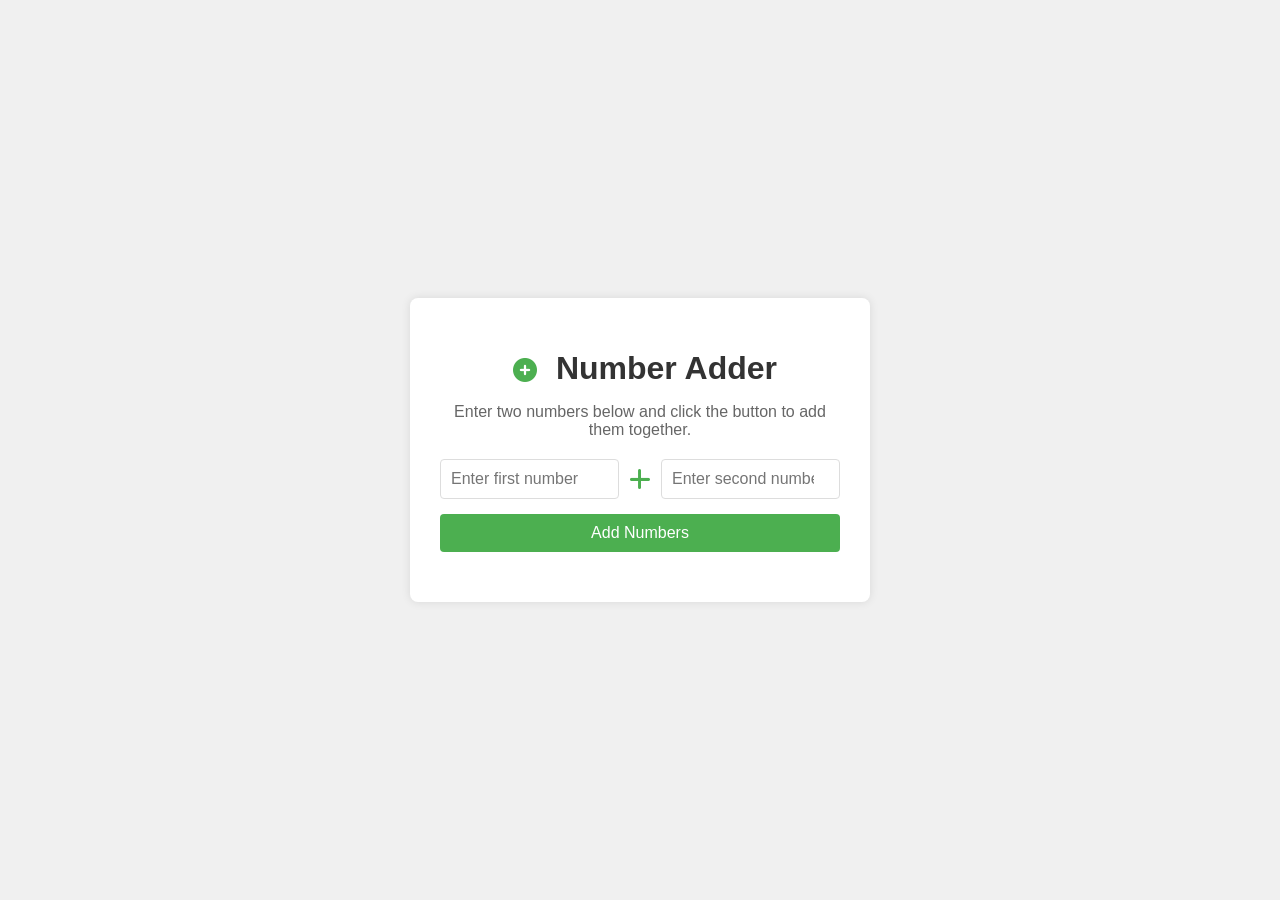
<file: 10-Number-Adder/index.html>
<!DOCTYPE html>
<html lang="en">
  <head>
    <meta charset="UTF-8" />
    <meta name="viewport" content="width=device-width, initial-scale=1.0" />
    <title>Number Adder</title>
    <link
      rel="stylesheet"
      href="https://cdnjs.cloudflare.com/ajax/libs/font-awesome/6.4.0/css/all.min.css"
    />
    <link rel="stylesheet" href="styles.css" />
  </head>
  <body>
    <div class="container">
      <h1><i class="fas fa-plus-circle icon"></i> Number Adder</h1>
      <p>Enter two numbers below and click the button to add them together.</p>
      <div class="input-group">
        <input
          type="number"
          id="num1"
          placeholder="Enter first number"
          required
        />
        <i class="fas fa-plus icon"></i>
        <input
          type="number"
          id="num2"
          placeholder="Enter second number"
          required
        />
      </div>
      <button id="addButton">Add Numbers</button>
      <div id="result"></div>
    </div>
    <script src="script.js"></script>
  </body>
</html>
</file>
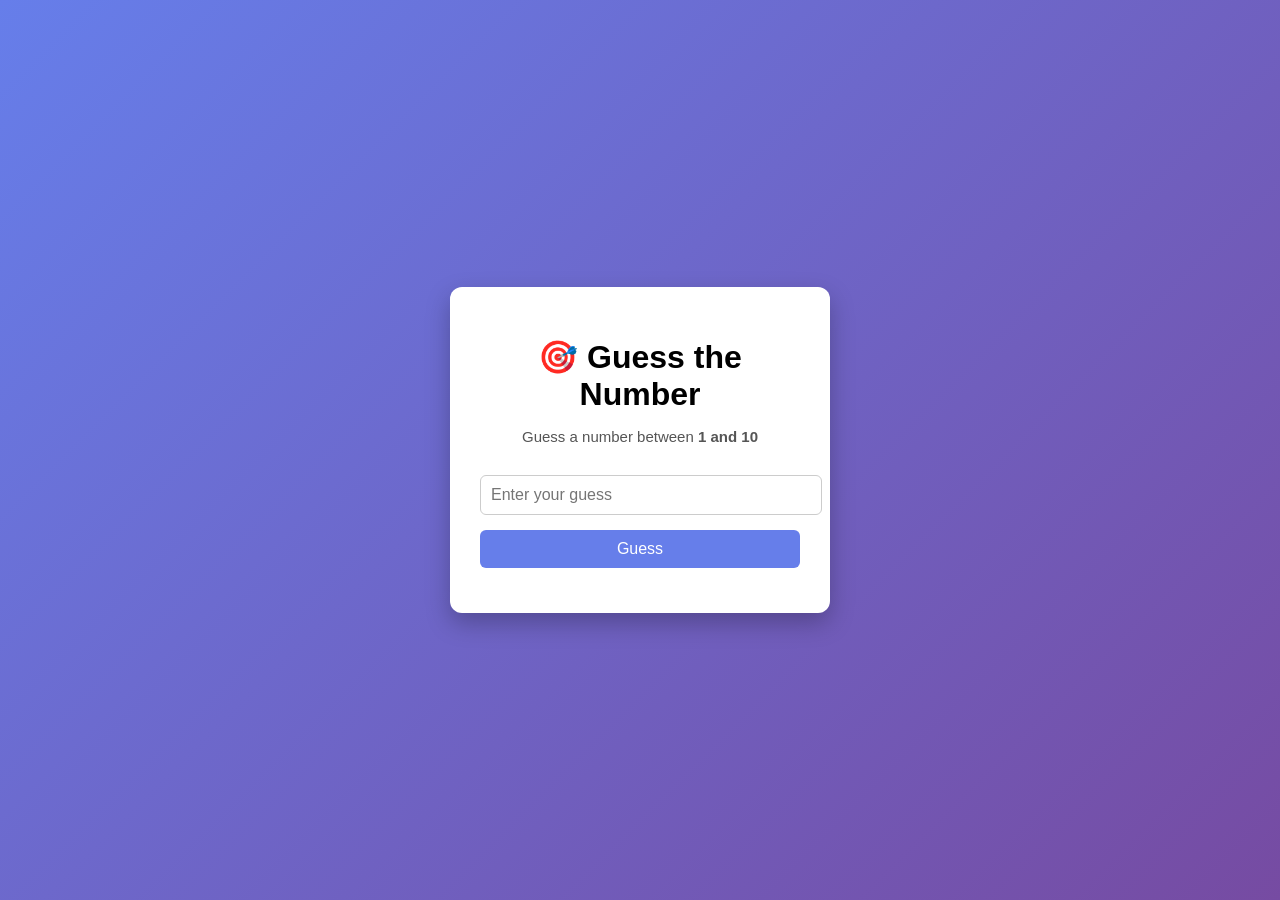
<file: 11-Guess-The-Number/index.html>
<!DOCTYPE html>
<html lang="en">
<head>
    <meta charset="UTF-8">
    <meta name="viewport" content="width=device-width, initial-scale=1.0">
    <title>Number Guessing Game</title>

    <style>
        body {
            margin: 0;
            height: 100vh;
            display: flex;
            justify-content: center;
            align-items: center;
            background: linear-gradient(135deg, #667eea, #764ba2);
            font-family: Arial, Helvetica, sans-serif;
        }

        .game-card {
            background: #fff;
            padding: 30px;
            width: 320px;
            border-radius: 12px;
            text-align: center;
            box-shadow: 0 10px 25px rgba(0,0,0,0.25);
        }

        h1 {
            margin-bottom: 8px;
        }

        p {
            color: #555;
            font-size: 15px;
        }

        input {
            width: 100%;
            padding: 10px;
            margin: 15px 0;
            font-size: 16px;
            border-radius: 6px;
            border: 1px solid #ccc;
            outline: none;
        }

        button {
            width: 100%;
            padding: 10px;
            font-size: 16px;
            border: none;
            border-radius: 6px;
            background-color: #667eea;
            color: white;
            cursor: pointer;
        }

        button:hover {
            background-color: #5a67d8;
        }

        #result {
            margin-top: 15px;
            font-weight: bold;
        }

        .success {
            color: green;
        }

        .error {
            color: red;
        }
    </style>
</head>
<body>

    <div class="game-card">
        <h1>🎯 Guess the Number</h1>
        <p>Guess a number between <strong>1 and 10</strong></p>

        <input 
            type="number" 
            id="guessInput" 
            placeholder="Enter your guess"
            min="1"
            max="10"
        >

        <button id="submit">Guess</button>

        <p id="result"></p>
    </div>

    <script src="temp.js"></script>
</body>
</html>
</file>
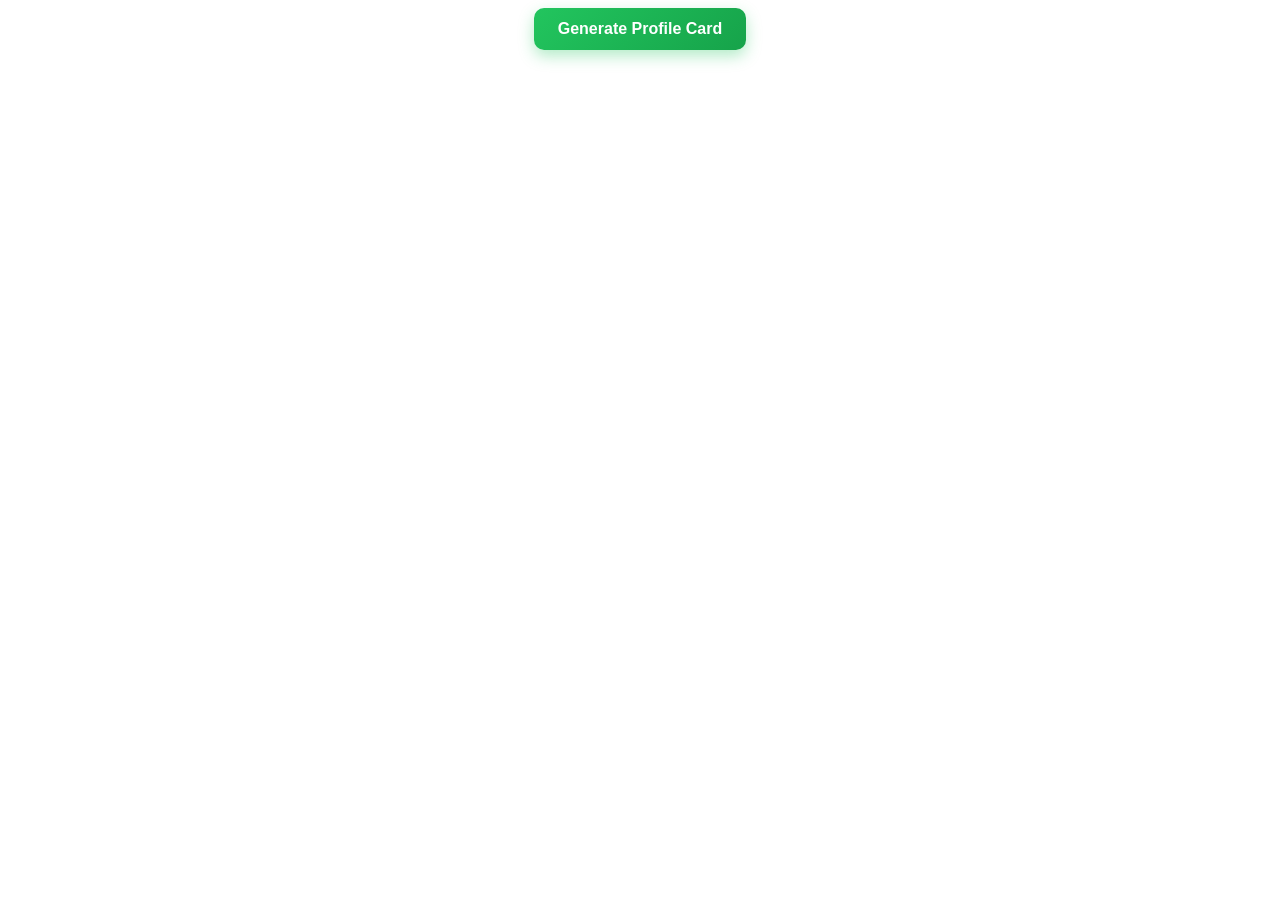
<file: 12-Profile-Card-Generator/index.html>
<!DOCTYPE html>
<html lang="en">
  <head>
    <meta charset="UTF-8" />
    <meta name="viewport" content="width=device-width, initial-scale=1.0" />
    <title>Profile Card</title>
    <link rel="stylesheet" href="styles.css">
    <style>
      #generateBTN {
        background: linear-gradient(135deg, #22c55e, #16a34a);
        justify-content: center;
        align-items: center;
        color: #ffffff;
        padding: 12px 24px;
        font-size: 16px;
        font-weight: 600;
        border: none;
        border-radius: 10px;
        cursor: pointer;
        box-shadow: 0 6px 15px rgba(34, 197, 94, 0.35);
        margin: 0 auto;
  display: block;
      }
    </style>
  </head>
  <body>
    <div id="app" style="align-items: center; display: flex;flex-direction: column; justify-content: center;"></div>
    <button id="generateBTN">Generate Profile Card</button>
    <script src="temp.js"></script>
  </body>
</html>
</file>
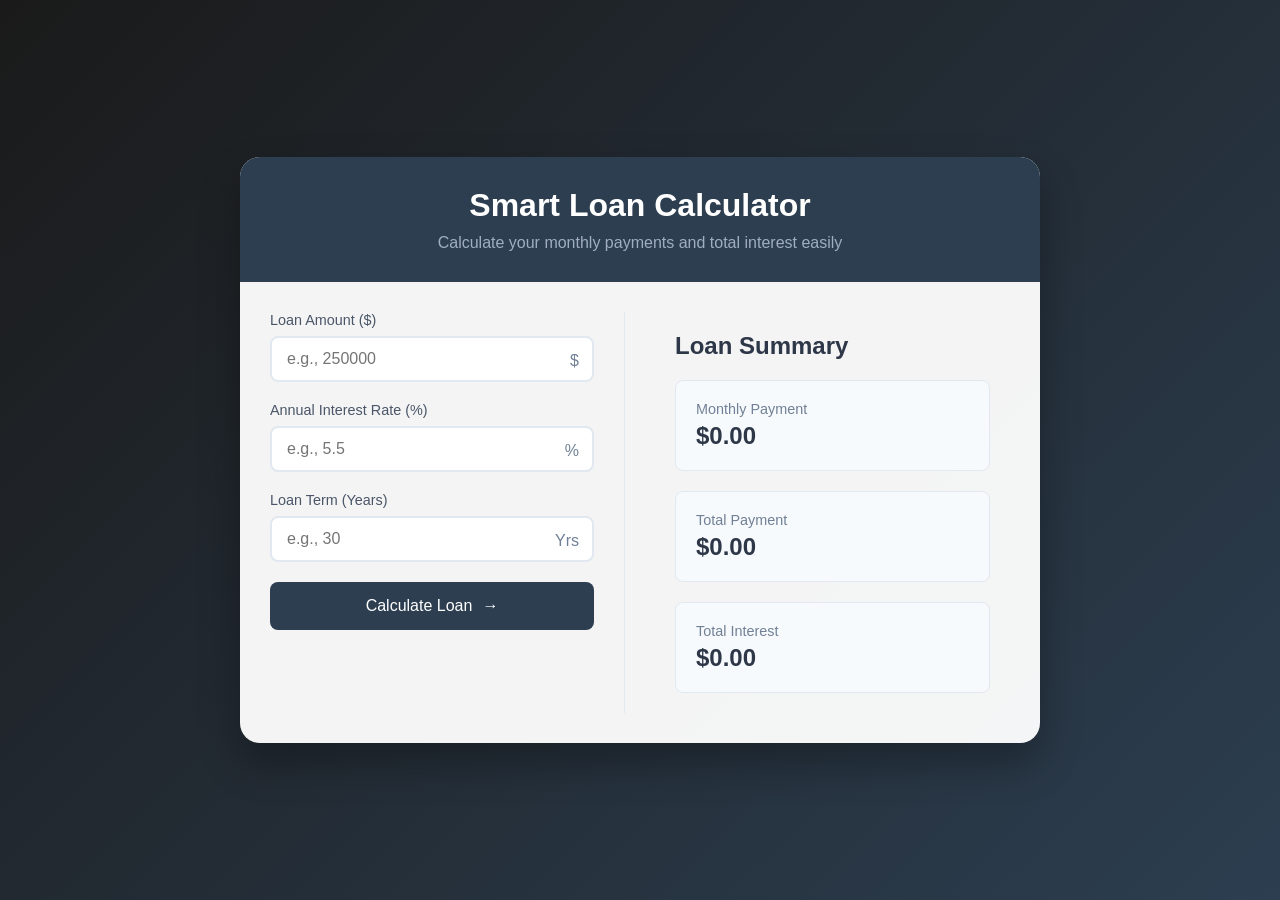
<file: 13-Loan-Calculator/index.html>
<!DOCTYPE html>
<html lang="en">
  <head>
    <meta charset="UTF-8" />
    <meta name="viewport" content="width=device-width, initial-scale=1.0" />
    <title>Smart Loan Calculator</title>
    <link rel="stylesheet" href="styles.css" />
  </head>
  <body>
    <div class="container">
      <div class="calculator">
        <div class="calculator-header">
          <h2>Smart Loan Calculator</h2>
          <p class="subtitle">
            Calculate your monthly payments and total interest easily
          </p>
        </div>

        <div class="calculator-body">
          <div class="input-section">
            <div class="input-group">
              <label for="amount">Loan Amount ($)</label>
              <input type="number" id="amount" placeholder="e.g., 250000" />
              <span class="input-icon">$</span>
            </div>
            <div class="input-group">
              <label for="interest">Annual Interest Rate (%)</label>
              <input
                type="number"
                id="interest"
                step="0.1"
                placeholder="e.g., 5.5"
              />
              <span class="input-icon">%</span>
            </div>
            <div class="input-group">
              <label for="years">Loan Term (Years)</label>
              <input type="number" id="years" placeholder="e.g., 30" />
              <span class="input-icon">Yrs</span>
            </div>
            <button id="calculateBtn">
              Calculate Loan <span class="button-icon">→</span>
            </button>
            <p id="errorText" style="color: brown;"></p>
          </div>

          <div class="results" id="results">
            <h3>Loan Summary</h3>
            <div class="result-grid">
              <div class="result-item">
                <span class="result-label">Monthly Payment</span>
                <span class="result-value" id="monthly">$0.00</span>
              </div>
              <div class="result-item">
                <span class="result-label">Total Payment</span>
                <span class="result-value" id="total">$0.00</span>
              </div>
              <div class="result-item">
                <span class="result-label">Total Interest</span>
                <span class="result-value" id="totalInterest">$0.00</span>
              </div>
            </div>
          </div>
        </div>
      </div>
    </div>
    <script src="script.js"></script>
  </body>
</html>
</file>
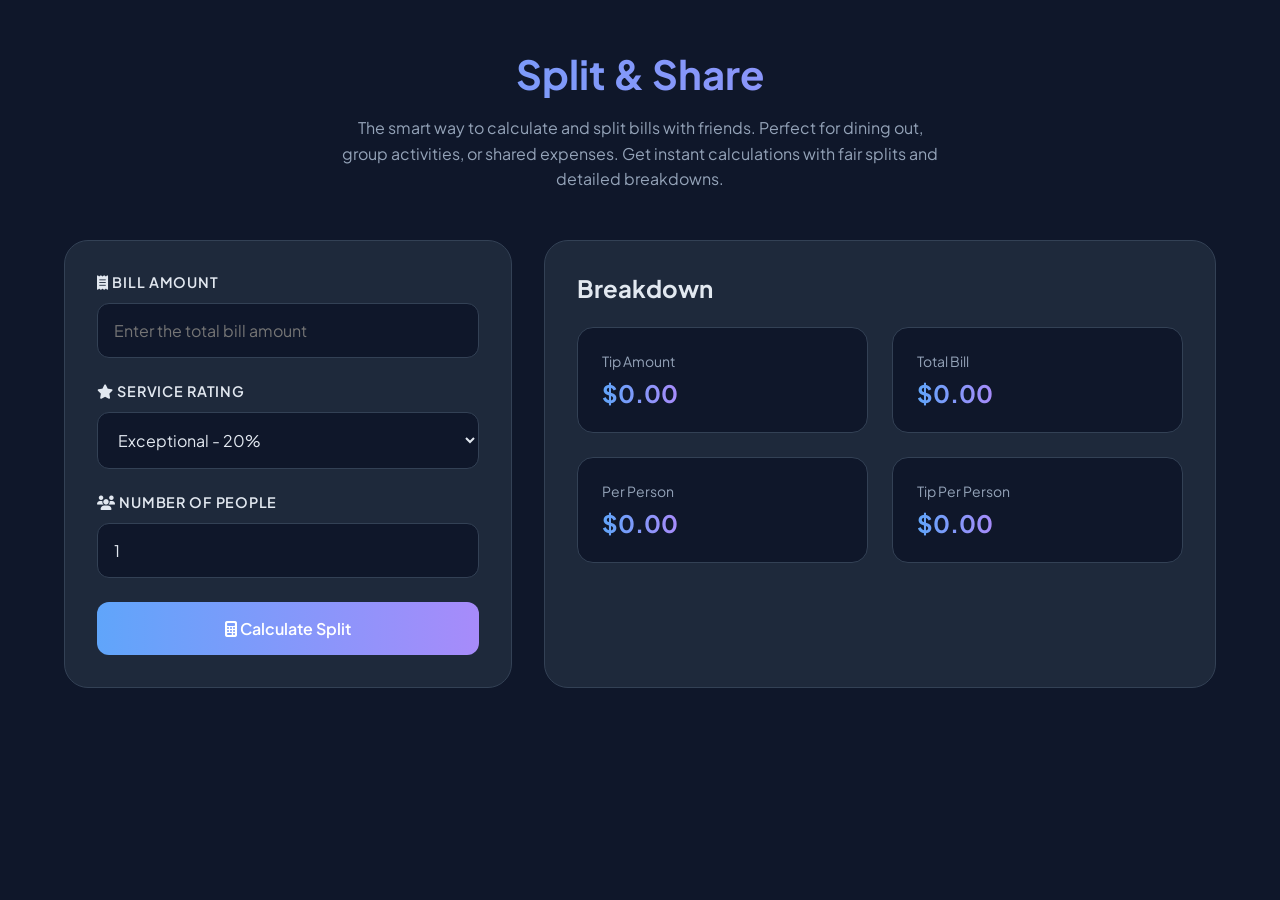
<file: 15-Tip-Calculator/index.html>
<!DOCTYPE html>
<html lang="en">
  <head>
    <meta charset="UTF-8" />
    <meta name="viewport" content="width=device-width, initial-scale=1.0" />
    <title>Split & Share | Smart Bill Calculator</title>
    <link rel="stylesheet" href="styles.css" />
    <link
      href="https://fonts.googleapis.com/css2?family=Plus+Jakarta+Sans:wght@400;500;600;700&display=swap"
      rel="stylesheet"
    />
    <link
      rel="stylesheet"
      href="https://cdnjs.cloudflare.com/ajax/libs/font-awesome/6.5.1/css/all.min.css"
    />
  </head>
  <body>
    <header class="header">
      <h1>Split & Share</h1>
      <p>
        The smart way to calculate and split bills with friends. Perfect for
        dining out, group activities, or shared expenses. Get instant
        calculations with fair splits and detailed breakdowns.
      </p>
    </header>

    <div class="container">
      <div class="calculator">
        <div class="input-group">
          <label for="bill"> <i class="fas fa-receipt"></i> Bill Amount </label>
          <input
            type="number"
            id="bill"
            placeholder="Enter the total bill amount"
          />
        </div>

        <div class="input-group">
          <label for="service">
            <i class="fas fa-star"></i> Service Rating
          </label>
          <select id="service">
            <option value="0.2">Exceptional - 20%</option>
            <option value="0.15">Great - 15%</option>
            <option value="0.1">Good - 10%</option>
            <option value="0.05">Fair - 5%</option>
          </select>
        </div>

        <div class="input-group">
          <label for="people">
            <i class="fas fa-users"></i> Number of People
          </label>
          <input
            type="number"
            id="people"
            placeholder="How many people?"
            min="1"
            value="1"
          />
        </div>

        <button id="calculateBtn">
          <i class="fas fa-calculator"></i> Calculate Split
        </button>
      </div>

      <div class="result" id="result">
        <h2>Breakdown</h2>
        <div class="result-grid">
          <div class="result-item">
            <p>Tip Amount</p>
            <span id="tipAmount">$0.00</span>
          </div>
          <div class="result-item">
            <p>Total Bill</p>
            <span id="totalAmount">$0.00</span>
          </div>
          <div class="result-item">
            <p>Per Person</p>
            <span id="perPerson">$0.00</span>
          </div>
          <div class="result-item">
            <p>Tip Per Person</p>
            <span id="tipPerPerson">$0.00</span>
          </div>
        </div>
      </div>
    </div>
    <script src="script.js"></script>
  </body>
</html>
</file>
<file: 10-Number-Adder/styles.css>
body {
  font-family: Arial, sans-serif;
  display: flex;
  justify-content: center;
  align-items: center;
  height: 100vh;
  margin: 0;
  background-color: #f0f0f0;
}
.container {
  background-color: white;
  padding: 30px;
  border-radius: 8px;
  box-shadow: 0 0 10px rgba(0, 0, 0, 0.1);
  text-align: center;
  max-width: 400px;
  width: 100%;
}
h1 {
  color: #333;
  margin-bottom: 10px;
}
p {
  color: #666;
  margin-bottom: 20px;
}
.input-group {
  display: flex;
  justify-content: space-between;
  align-items: center;
  margin-bottom: 15px;
}
input {
  width: 45%;
  padding: 10px;
  border: 1px solid #ddd;
  border-radius: 4px;
  font-size: 16px;
}
button {
  width: 100%;
  padding: 10px;
  background-color: #4caf50;
  color: white;
  border: none;
  border-radius: 4px;
  cursor: pointer;
  font-size: 16px;
  transition: background-color 0.3s;
}
button:hover {
  background-color: #45a049;
}
#result {
  margin-top: 20px;
  font-weight: bold;
  font-size: 18px;
}
.icon {
  font-size: 24px;
  margin: 0 10px;
  color: #4caf50;
}
</file>
<file: 12-Profile-Card-Generator/styles.css>
.profile-card{
    border: 2px solid #ddd;
    border-radius: 10px;
    padding: 20px;
    max-width: 300px;
    text-align: center;
    box-shadow: 0px 4px 8px rgba(0, 0, 0, 0.2);
    margin: 10px;
}
</file>
<file: 13-Loan-Calculator/styles.css>
* {
  margin: 0;
  padding: 0;
  box-sizing: border-box;
  font-family: "Inter", sans-serif;
}

.container {
  min-height: 100vh;
  background: linear-gradient(135deg, #1a1a1a, #2c3e50);
  display: flex;
  justify-content: center;
  align-items: center;
  padding: 20px;
}

.calculator {
  background: rgba(255, 255, 255, 0.95);
  border-radius: 20px;
  box-shadow: 0 20px 40px rgba(0, 0, 0, 0.3);
  width: 100%;
  max-width: 800px;
  overflow: hidden;
}

.calculator-header {
  background: #2c3e50;
  padding: 30px;
  text-align: center;
  color: white;
}

.calculator-header h2 {
  font-size: 2rem;
  margin-bottom: 10px;
}

.subtitle {
  color: #a0aec0;
  font-size: 1rem;
}

.calculator-body {
  padding: 30px;
  display: grid;
  grid-template-columns: 1fr 1fr;
  gap: 30px;
}

.input-section {
  padding-right: 30px;
  border-right: 1px solid #e2e8f0;
}

.input-group {
  margin-bottom: 20px;
  position: relative;
}

.input-group label {
  display: block;
  color: #4a5568;
  margin-bottom: 8px;
  font-size: 0.9rem;
  font-weight: 500;
}

.input-group input {
  width: 100%;
  padding: 12px 35px 12px 15px;
  border: 2px solid #e2e8f0;
  border-radius: 8px;
  font-size: 1rem;
  transition: all 0.3s ease;
}

.input-group input:focus {
  outline: none;
  border-color: #2c3e50;
  box-shadow: 0 0 0 3px rgba(44, 62, 80, 0.1);
}

.input-icon {
  position: absolute;
  right: 15px;
  top: 40px;
  color: #718096;
}

button {
  width: 100%;
  padding: 15px;
  background: #2c3e50;
  color: white;
  border: none;
  border-radius: 8px;
  font-size: 1rem;
  cursor: pointer;
  transition: all 0.3s ease;
  display: flex;
  align-items: center;
  justify-content: center;
  gap: 10px;
}

button:hover {
  background: #1a252f;
  transform: translateY(-2px);
}

.results {
  padding: 20px;
}

.results h3 {
  color: #2d3748;
  margin-bottom: 20px;
  font-size: 1.5rem;
}

.result-grid {
  display: grid;
  gap: 20px;
}

.result-item {
  background: #f7fafc;
  padding: 20px;
  border-radius: 8px;
  border: 1px solid #e2e8f0;
}

.result-label {
  display: block;
  color: #718096;
  font-size: 0.9rem;
  margin-bottom: 5px;
}

.result-value {
  display: block;
  color: #2d3748;
  font-size: 1.5rem;
  font-weight: bold;
}

@media (max-width: 768px) {
  .calculator-body {
    grid-template-columns: 1fr;
  }

  .input-section {
    padding-right: 0;
    border-right: none;
    border-bottom: 1px solid #e2e8f0;
    padding-bottom: 30px;
  }
}
</file>
<file: 15-Tip-Calculator/styles.css>
* {
  margin: 0;
  padding: 0;
  box-sizing: border-box;
  font-family: "Plus Jakarta Sans", sans-serif;
}

body {
  min-height: 100vh;
  background: #0f172a;
  color: #e2e8f0;
}

.header {
  text-align: center;
  padding: 3rem 1rem;
  background: linear-gradient(180deg, rgba(15, 23, 42, 0) 0%, #0f172a 100%);
}

.header h1 {
  font-size: 2.5rem;
  font-weight: 700;
  background: linear-gradient(to right, #60a5fa, #a78bfa);
  -webkit-background-clip: text;
  -webkit-text-fill-color: transparent;
  margin-bottom: 1rem;
}

.header p {
  max-width: 600px;
  margin: 0 auto;
  color: #94a3b8;
  line-height: 1.6;
}

.container {
  max-width: 1200px;
  margin: 0 auto;
  padding: 0 1.5rem;
  display: grid;
  grid-template-columns: 1fr 1.5fr;
  gap: 2rem;
}

.calculator {
  background: #1e293b;
  padding: 2rem;
  border-radius: 24px;
  border: 1px solid #334155;
}

.input-group {
  margin-bottom: 1.5rem;
}

label {
  display: block;
  margin-bottom: 0.75rem;
  color: #e2e8f0;
  font-size: 0.9rem;
  font-weight: 600;
  text-transform: uppercase;
  letter-spacing: 0.05em;
}

input,
select {
  width: 100%;
  padding: 1rem;
  background: #0f172a;
  border: 1px solid #334155;
  border-radius: 12px;
  color: #e2e8f0;
  font-size: 1rem;
  transition: all 0.2s;
}

input:focus,
select:focus {
  outline: none;
  border-color: #60a5fa;
  box-shadow: 0 0 0 3px rgba(96, 165, 250, 0.1);
}

select option {
  background: #1e293b;
  color: #e2e8f0;
}

button {
  width: 100%;
  padding: 1rem;
  background: linear-gradient(to right, #60a5fa, #a78bfa);
  color: white;
  border: none;
  border-radius: 12px;
  font-size: 1rem;
  font-weight: 600;
  cursor: pointer;
  transition: all 0.3s;
}

button:hover {
  opacity: 0.9;
  transform: translateY(-2px);
}

.result {
  background: #1e293b;
  padding: 2rem;
  border-radius: 24px;
  border: 1px solid #334155;
}

.result h2 {
  color: #e2e8f0;
  margin-bottom: 1.5rem;
  font-size: 1.5rem;
  font-weight: 700;
}

.result-grid {
  display: grid;
  grid-template-columns: repeat(2, 1fr);
  gap: 1.5rem;
}

.result-item {
  background: #0f172a;
  padding: 1.5rem;
  border-radius: 16px;
  border: 1px solid #334155;
}

.result-item p {
  color: #94a3b8;
  font-size: 0.875rem;
  margin-bottom: 0.5rem;
}

.result-item span {
  color: #e2e8f0;
  font-size: 1.5rem;
  font-weight: 700;
  background: linear-gradient(to right, #60a5fa, #a78bfa);
  -webkit-background-clip: text;
  -webkit-text-fill-color: transparent;
}

@media (max-width: 768px) {
  .container {
    grid-template-columns: 1fr;
  }

  .header h1 {
    font-size: 2rem;
  }
}
</file>
